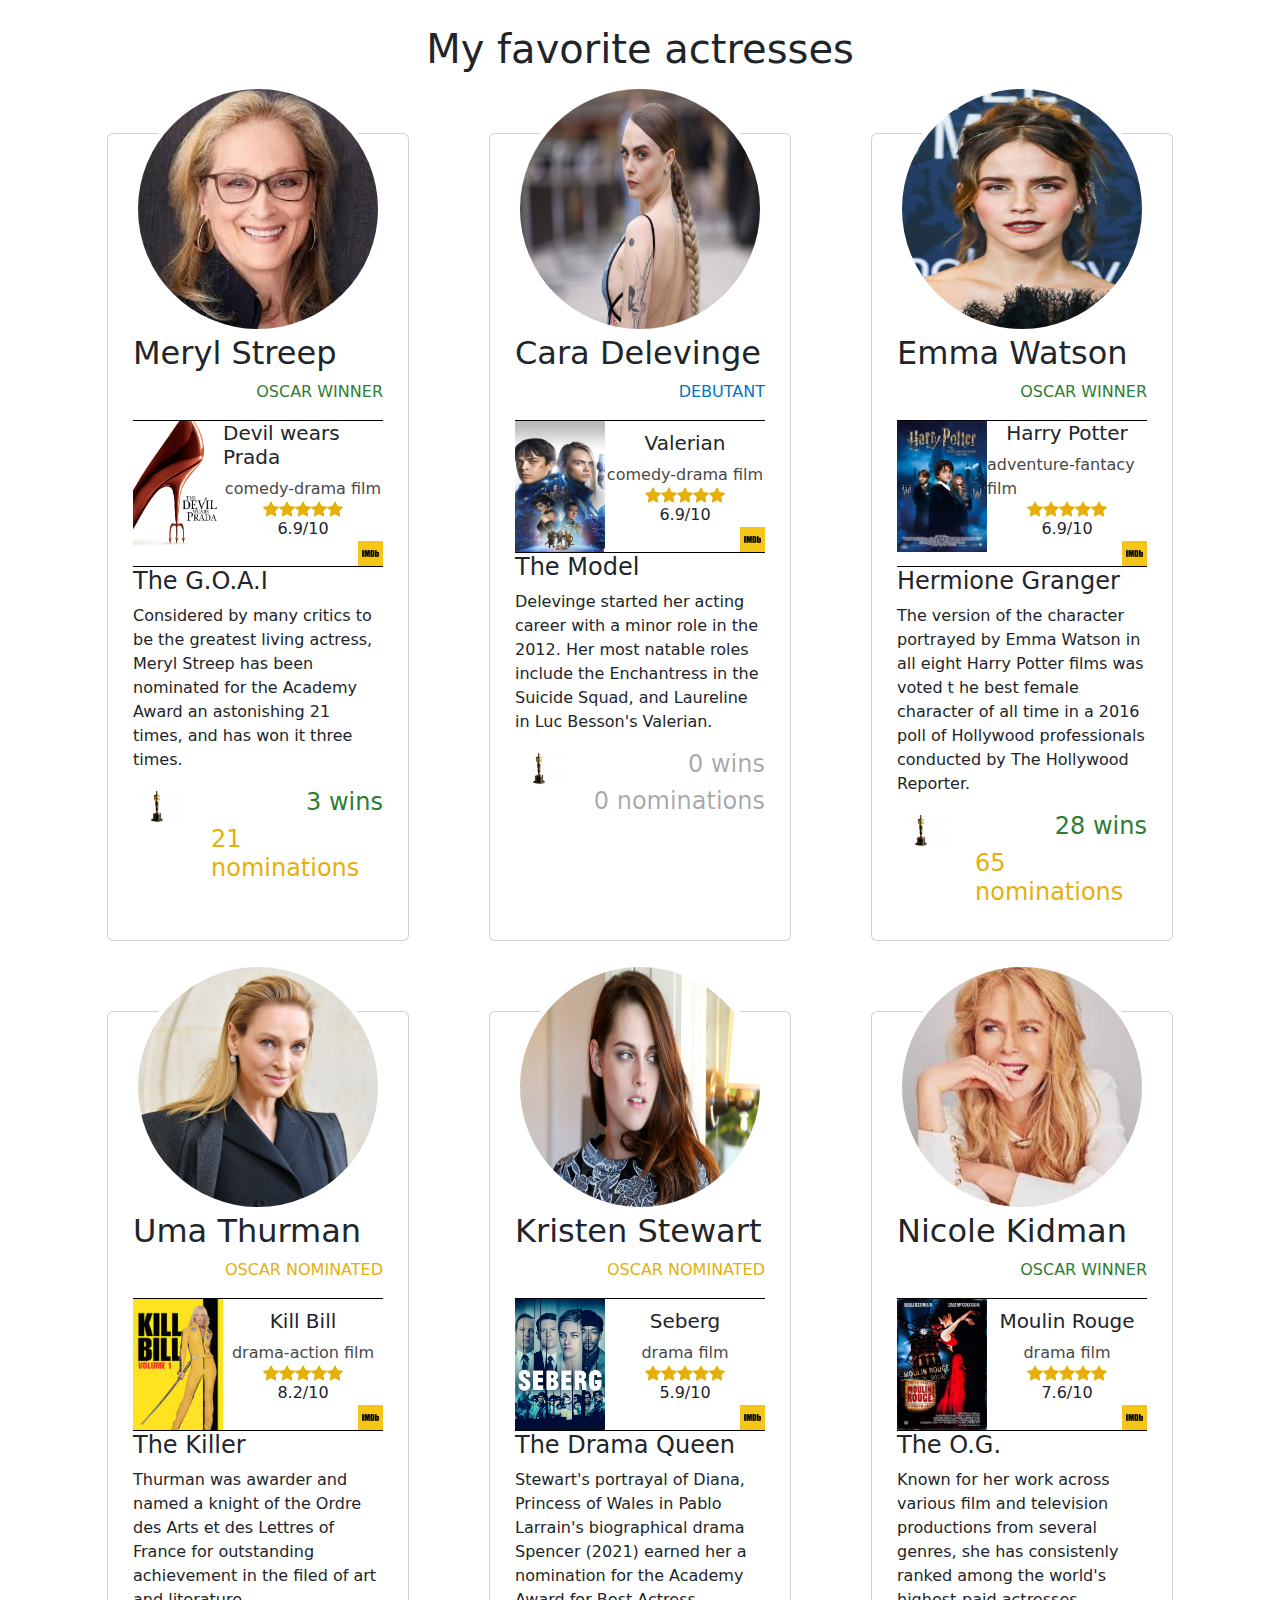
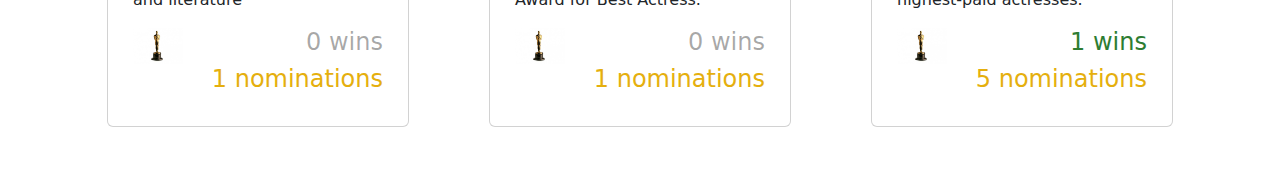
<file: index.html>
<!DOCTYPE html>
<html lang="en">
<head>
    <meta charset="UTF-8">
    <meta name="viewport" content="width=device-width, initial-scale=1.0">
    <title>Favorite actresses</title>
    <link rel="stylesheet" href="style_cards.css">
    
    <link href="https://cdn.jsdelivr.net/npm/bootstrap@5.3.3/dist/css/bootstrap.min.css" rel="stylesheet" integrity="sha384-QWTKZyjpPEjISv5WaRU9OFeRpok6YctnYmDr5pNlyT2bRjXh0JMhjY6hW+ALEwIH" crossorigin="anonymous">
</head>
<body>
    <h1>My favorite actresses</h1>
    <div class="container">
    <!--First card-->
    <div class="card-container">
        <div class="card">
            <div class="img">
                <img src="./images/meryl-streep2.jpg">
            </div>
            <div class="name">
                <h2>Meryl Streep</h2>
                <p class="backgd-green">OSCAR WINNER</p>
            </div>
            <div class="film-info">
                <div class="film-logo">
                    <img src="./images/FILM_STREEP.jpg">
                </div>
                <div class="film-description">
                    <div class="film-description-inner">
                            <h5>Devil wears Prada</h5>
                            <div class="category">comedy-drama film</div>
                            <div class="stars">
                                <svg xmlns="http://www.w3.org/2000/svg" width="16" height="16" fill="currentColor" class="bi bi-star-fill" viewBox="0 0 16 16">
                                <path d="M3.612 15.443c-.386.198-.824-.149-.746-.592l.83-4.73L.173 6.765c-.329-.314-.158-.888.283-.95l4.898-.696L7.538.792c.197-.39.73-.39.927 0l2.184 4.327 4.898.696c.441.062.612.636.282.95l-3.522 3.356.83 4.73c.078.443-.36.79-.746.592L8 13.187l-4.389 2.256z"/>
                                </svg>
                                <svg xmlns="http://www.w3.org/2000/svg" width="16" height="16" fill="currentColor" class="bi bi-star-fill" viewBox="0 0 16 16">
                                    <path d="M3.612 15.443c-.386.198-.824-.149-.746-.592l.83-4.73L.173 6.765c-.329-.314-.158-.888.283-.95l4.898-.696L7.538.792c.197-.39.73-.39.927 0l2.184 4.327 4.898.696c.441.062.612.636.282.95l-3.522 3.356.83 4.73c.078.443-.36.79-.746.592L8 13.187l-4.389 2.256z"/>
                                </svg>
                                <svg xmlns="http://www.w3.org/2000/svg" width="16" height="16" fill="currentColor" class="bi bi-star-fill" viewBox="0 0 16 16">
                                    <path d="M3.612 15.443c-.386.198-.824-.149-.746-.592l.83-4.73L.173 6.765c-.329-.314-.158-.888.283-.95l4.898-.696L7.538.792c.197-.39.73-.39.927 0l2.184 4.327 4.898.696c.441.062.612.636.282.95l-3.522 3.356.83 4.73c.078.443-.36.79-.746.592L8 13.187l-4.389 2.256z"/>
                                </svg>
                                <svg xmlns="http://www.w3.org/2000/svg" width="16" height="16" fill="currentColor" class="bi bi-star-fill" viewBox="0 0 16 16">
                                    <path d="M3.612 15.443c-.386.198-.824-.149-.746-.592l.83-4.73L.173 6.765c-.329-.314-.158-.888.283-.95l4.898-.696L7.538.792c.197-.39.73-.39.927 0l2.184 4.327 4.898.696c.441.062.612.636.282.95l-3.522 3.356.83 4.73c.078.443-.36.79-.746.592L8 13.187l-4.389 2.256z"/>
                                </svg>
                                <svg xmlns="http://www.w3.org/2000/svg" width="16" height="16" fill="currentColor" class="bi bi-star-fill" viewBox="0 0 16 16">
                                    <path d="M3.612 15.443c-.386.198-.824-.149-.746-.592l.83-4.73L.173 6.765c-.329-.314-.158-.888.283-.95l4.898-.696L7.538.792c.197-.39.73-.39.927 0l2.184 4.327 4.898.696c.441.062.612.636.282.95l-3.522 3.356.83 4.73c.078.443-.36.79-.746.592L8 13.187l-4.389 2.256z"/>
                                </svg>
                             </div>
                            <div class="rate">6.9/10</div>
                            <div class="imbd">
                                <img src="./images/imbd.jpg">
                            </div>
                    </div> 
                </div>
            </div>

                <div class="actor-content">
                        <h4>The G.O.A.I</h4>
                        <p>Considered by many critics to be the greatest living actress, Meryl Streep
                            has been nominated for the Academy Award an astonishing 21 times, and has 
                            won it three times.
                        </p>
                </div>
                <div class="award">
                        <div class="award-avatar">
                            <img src="./images/avatar-image.jpg">
                        </div>
                        <div class="award-info">
                            <h4 class="backgd-green">3 wins</h4>
                            <h4 class="color-yellow">21 nominations</h4>
                        </div>
                </div>
            


        </div>
    </div>



    <!--Second card-->
    <div class="card-container">
        <div class="card">
            <div class="img">
                <img src="./images/cara-delevinge.jpg">
            </div>
            <div class="name">
                <h2>Cara Delevinge</h2>
                <p class="color-blue">DEBUTANT</p>
            </div>
            <div class="film-info">
                <div class="film-logo">
                    <img src="./images/film_delevinge.jpg">
                </div>
                <div class="film-description">
                    <div>
                        <h5>Valerian</h5>
                        <div class="category">comedy-drama film</div>
                        <div class="stars"><svg xmlns="http://www.w3.org/2000/svg" width="16" height="16" fill="currentColor" class="bi bi-star-fill" viewBox="0 0 16 16">
                            <path d="M3.612 15.443c-.386.198-.824-.149-.746-.592l.83-4.73L.173 6.765c-.329-.314-.158-.888.283-.95l4.898-.696L7.538.792c.197-.39.73-.39.927 0l2.184 4.327 4.898.696c.441.062.612.636.282.95l-3.522 3.356.83 4.73c.078.443-.36.79-.746.592L8 13.187l-4.389 2.256z"/>
                          </svg>
                          <svg xmlns="http://www.w3.org/2000/svg" width="16" height="16" fill="currentColor" class="bi bi-star-fill" viewBox="0 0 16 16">
                            <path d="M3.612 15.443c-.386.198-.824-.149-.746-.592l.83-4.73L.173 6.765c-.329-.314-.158-.888.283-.95l4.898-.696L7.538.792c.197-.39.73-.39.927 0l2.184 4.327 4.898.696c.441.062.612.636.282.95l-3.522 3.356.83 4.73c.078.443-.36.79-.746.592L8 13.187l-4.389 2.256z"/>
                          </svg>
                          <svg xmlns="http://www.w3.org/2000/svg" width="16" height="16" fill="currentColor" class="bi bi-star-fill" viewBox="0 0 16 16">
                            <path d="M3.612 15.443c-.386.198-.824-.149-.746-.592l.83-4.73L.173 6.765c-.329-.314-.158-.888.283-.95l4.898-.696L7.538.792c.197-.39.73-.39.927 0l2.184 4.327 4.898.696c.441.062.612.636.282.95l-3.522 3.356.83 4.73c.078.443-.36.79-.746.592L8 13.187l-4.389 2.256z"/>
                          </svg>
                          <svg xmlns="http://www.w3.org/2000/svg" width="16" height="16" fill="currentColor" class="bi bi-star-fill" viewBox="0 0 16 16">
                            <path d="M3.612 15.443c-.386.198-.824-.149-.746-.592l.83-4.73L.173 6.765c-.329-.314-.158-.888.283-.95l4.898-.696L7.538.792c.197-.39.73-.39.927 0l2.184 4.327 4.898.696c.441.062.612.636.282.95l-3.522 3.356.83 4.73c.078.443-.36.79-.746.592L8 13.187l-4.389 2.256z"/>
                          </svg>
                          <svg xmlns="http://www.w3.org/2000/svg" width="16" height="16" fill="currentColor" class="bi bi-star-fill" viewBox="0 0 16 16">
                            <path d="M3.612 15.443c-.386.198-.824-.149-.746-.592l.83-4.73L.173 6.765c-.329-.314-.158-.888.283-.95l4.898-.696L7.538.792c.197-.39.73-.39.927 0l2.184 4.327 4.898.696c.441.062.612.636.282.95l-3.522 3.356.83 4.73c.078.443-.36.79-.746.592L8 13.187l-4.389 2.256z"/>
                          </svg>
                        </div>
                        <div class="rate">6.9/10</div>
                    </div>
                    <div class="imbd">
                        <img src="./images/imbd.jpg">
                    </div>
                </div>
            </div>

                <div class="actor-content">
                        <h4>The Model</h4>
                        <p>Delevinge started her acting career with a minor role in the 2012.
                            Her most natable roles include the Enchantress in the Suicide Squad, and
                            Laureline in Luc Besson's Valerian.
                        </p>
                </div>
                <div class="award">
                        <div class="award-avatar">
                            <img src="./images/avatar-image.jpg">
                        </div>
                        <div class="award-info">
                            <h4>0 wins</h4>
                            <h4>0 nominations</h4>
                        </div>
                </div>
            


        </div>
    </div>


    <!--Third card-->
    <div class="card-container">
        <div class="card">
            <div class="img">
                <img src="./images/ema_watson.jpg">
            </div>
            <div class="name">
                <h2>Emma Watson</h2>
                <p class="backgd-green">OSCAR WINNER</p>
            </div>
            <div class="film-info">
                <div class="film-logo">
                    <img src="./images/harry-potter-film.jpg">
                </div>
                <div class="film-description">
                    <div>
                        <h5>Harry Potter</h5>
                        <div class="category">adventure-fantacy film</div>
                        <div class="stars"><svg xmlns="http://www.w3.org/2000/svg" width="16" height="16" fill="currentColor" class="bi bi-star-fill" viewBox="0 0 16 16">
                            <path d="M3.612 15.443c-.386.198-.824-.149-.746-.592l.83-4.73L.173 6.765c-.329-.314-.158-.888.283-.95l4.898-.696L7.538.792c.197-.39.73-.39.927 0l2.184 4.327 4.898.696c.441.062.612.636.282.95l-3.522 3.356.83 4.73c.078.443-.36.79-.746.592L8 13.187l-4.389 2.256z"/>
                          </svg>
                          <svg xmlns="http://www.w3.org/2000/svg" width="16" height="16" fill="currentColor" class="bi bi-star-fill" viewBox="0 0 16 16">
                            <path d="M3.612 15.443c-.386.198-.824-.149-.746-.592l.83-4.73L.173 6.765c-.329-.314-.158-.888.283-.95l4.898-.696L7.538.792c.197-.39.73-.39.927 0l2.184 4.327 4.898.696c.441.062.612.636.282.95l-3.522 3.356.83 4.73c.078.443-.36.79-.746.592L8 13.187l-4.389 2.256z"/>
                          </svg>
                          <svg xmlns="http://www.w3.org/2000/svg" width="16" height="16" fill="currentColor" class="bi bi-star-fill" viewBox="0 0 16 16">
                            <path d="M3.612 15.443c-.386.198-.824-.149-.746-.592l.83-4.73L.173 6.765c-.329-.314-.158-.888.283-.95l4.898-.696L7.538.792c.197-.39.73-.39.927 0l2.184 4.327 4.898.696c.441.062.612.636.282.95l-3.522 3.356.83 4.73c.078.443-.36.79-.746.592L8 13.187l-4.389 2.256z"/>
                          </svg>
                          <svg xmlns="http://www.w3.org/2000/svg" width="16" height="16" fill="currentColor" class="bi bi-star-fill" viewBox="0 0 16 16">
                            <path d="M3.612 15.443c-.386.198-.824-.149-.746-.592l.83-4.73L.173 6.765c-.329-.314-.158-.888.283-.95l4.898-.696L7.538.792c.197-.39.73-.39.927 0l2.184 4.327 4.898.696c.441.062.612.636.282.95l-3.522 3.356.83 4.73c.078.443-.36.79-.746.592L8 13.187l-4.389 2.256z"/>
                          </svg>
                          <svg xmlns="http://www.w3.org/2000/svg" width="16" height="16" fill="currentColor" class="bi bi-star-fill" viewBox="0 0 16 16">
                            <path d="M3.612 15.443c-.386.198-.824-.149-.746-.592l.83-4.73L.173 6.765c-.329-.314-.158-.888.283-.95l4.898-.696L7.538.792c.197-.39.73-.39.927 0l2.184 4.327 4.898.696c.441.062.612.636.282.95l-3.522 3.356.83 4.73c.078.443-.36.79-.746.592L8 13.187l-4.389 2.256z"/>
                          </svg>
                        </div>
                        <div class="rate">6.9/10</div>
                    </div>
                    <div class="imbd">
                        <img src="./images/imbd.jpg">
                    </div>
                </div>
            </div>

                <div class="actor-content">
                        <h4>Hermione Granger</h4>
                        <p>The version of the character portrayed by Emma Watson in all eight Harry Potter films was voted t
                            he best female character of all time in a 2016 poll of Hollywood professionals conducted by The Hollywood Reporter.
                        </p>
                </div>
                <div class="award">
                        <div class="award-avatar">
                            <img src="./images/avatar-image.jpg">
                        </div>
                        <div class="award-info">
                            <h4 class="backgd-green">28 wins</h4>
                            <h4 class="color-yellow">65 nominations</h4>
                        </div>
                </div>
            


        </div>
    </div>


    <!--Fourth card-->
    <div class="card-container">
        <div class="card">
            <div class="img">
                <img src="./images/uma_thurman.jpg">
            </div>
            <div class="name">
                <h2>Uma Thurman</h2>
                <p class="color-yellow">OSCAR NOMINATED</p>
            </div>
            <div class="film-info">
                <div class="film-logo">
                    <img src="./images/kill-bill-film.jpg">
                </div>
                <div class="film-description">
                    <div>
                        <h5>Kill Bill</h5>
                        <div class="category">drama-action film</div>
                        <div class="stars"><svg xmlns="http://www.w3.org/2000/svg" width="16" height="16" fill="currentColor" class="bi bi-star-fill" viewBox="0 0 16 16">
                            <path d="M3.612 15.443c-.386.198-.824-.149-.746-.592l.83-4.73L.173 6.765c-.329-.314-.158-.888.283-.95l4.898-.696L7.538.792c.197-.39.73-.39.927 0l2.184 4.327 4.898.696c.441.062.612.636.282.95l-3.522 3.356.83 4.73c.078.443-.36.79-.746.592L8 13.187l-4.389 2.256z"/>
                          </svg>
                          <svg xmlns="http://www.w3.org/2000/svg" width="16" height="16" fill="currentColor" class="bi bi-star-fill" viewBox="0 0 16 16">
                            <path d="M3.612 15.443c-.386.198-.824-.149-.746-.592l.83-4.73L.173 6.765c-.329-.314-.158-.888.283-.95l4.898-.696L7.538.792c.197-.39.73-.39.927 0l2.184 4.327 4.898.696c.441.062.612.636.282.95l-3.522 3.356.83 4.73c.078.443-.36.79-.746.592L8 13.187l-4.389 2.256z"/>
                          </svg>
                          <svg xmlns="http://www.w3.org/2000/svg" width="16" height="16" fill="currentColor" class="bi bi-star-fill" viewBox="0 0 16 16">
                            <path d="M3.612 15.443c-.386.198-.824-.149-.746-.592l.83-4.73L.173 6.765c-.329-.314-.158-.888.283-.95l4.898-.696L7.538.792c.197-.39.73-.39.927 0l2.184 4.327 4.898.696c.441.062.612.636.282.95l-3.522 3.356.83 4.73c.078.443-.36.79-.746.592L8 13.187l-4.389 2.256z"/>
                          </svg>
                          <svg xmlns="http://www.w3.org/2000/svg" width="16" height="16" fill="currentColor" class="bi bi-star-fill" viewBox="0 0 16 16">
                            <path d="M3.612 15.443c-.386.198-.824-.149-.746-.592l.83-4.73L.173 6.765c-.329-.314-.158-.888.283-.95l4.898-.696L7.538.792c.197-.39.73-.39.927 0l2.184 4.327 4.898.696c.441.062.612.636.282.95l-3.522 3.356.83 4.73c.078.443-.36.79-.746.592L8 13.187l-4.389 2.256z"/>
                          </svg>
                          <svg xmlns="http://www.w3.org/2000/svg" width="16" height="16" fill="currentColor" class="bi bi-star-fill" viewBox="0 0 16 16">
                            <path d="M3.612 15.443c-.386.198-.824-.149-.746-.592l.83-4.73L.173 6.765c-.329-.314-.158-.888.283-.95l4.898-.696L7.538.792c.197-.39.73-.39.927 0l2.184 4.327 4.898.696c.441.062.612.636.282.95l-3.522 3.356.83 4.73c.078.443-.36.79-.746.592L8 13.187l-4.389 2.256z"/>
                          </svg>
                        </div>
                        <div class="rate">8.2/10</div>
                    </div>
                    <div class="imbd">
                        <img src="./images/imbd.jpg">
                    </div>
                </div>
            </div>

                <div class="actor-content">
                        <h4>The Killer</h4>
                        <p>Thurman was awarder and named a knight of the Ordre des Arts et des Lettres of France
                            for outstanding achievement in the filed of art and literature
                        </p>
                </div>
                <div class="award">
                        <div class="award-avatar">
                            <img src="./images/avatar-image.jpg">
                        </div>
                        <div class="award-info">
                            <h4>0 wins</h4>
                            <h4 class="color-yellow">1 nominations</h4>
                        </div>
                </div>
            


        </div>
    </div>



    <!--Fifth card-->
    <div class="card-container">
        <div class="card">
            <div class="img">
                <img src="./images/Kristen_Stewart.jpg">
            </div>
            <div class="name">
                <h2>Kristen Stewart</h2>
                <p class="color-yellow">OSCAR NOMINATED</p>
            </div>
            <div class="film-info">
                <div class="film-logo">
                    <img src="./images/seberg-film.jpg">
                </div>
                <div class="film-description">
                    <div>
                        <h5>Seberg</h5>
                        <div class="category">drama film</div>
                        <div class="stars"><svg xmlns="http://www.w3.org/2000/svg" width="16" height="16" fill="currentColor" class="bi bi-star-fill" viewBox="0 0 16 16">
                            <path d="M3.612 15.443c-.386.198-.824-.149-.746-.592l.83-4.73L.173 6.765c-.329-.314-.158-.888.283-.95l4.898-.696L7.538.792c.197-.39.73-.39.927 0l2.184 4.327 4.898.696c.441.062.612.636.282.95l-3.522 3.356.83 4.73c.078.443-.36.79-.746.592L8 13.187l-4.389 2.256z"/>
                          </svg>
                          <svg xmlns="http://www.w3.org/2000/svg" width="16" height="16" fill="currentColor" class="bi bi-star-fill" viewBox="0 0 16 16">
                            <path d="M3.612 15.443c-.386.198-.824-.149-.746-.592l.83-4.73L.173 6.765c-.329-.314-.158-.888.283-.95l4.898-.696L7.538.792c.197-.39.73-.39.927 0l2.184 4.327 4.898.696c.441.062.612.636.282.95l-3.522 3.356.83 4.73c.078.443-.36.79-.746.592L8 13.187l-4.389 2.256z"/>
                          </svg>
                          <svg xmlns="http://www.w3.org/2000/svg" width="16" height="16" fill="currentColor" class="bi bi-star-fill" viewBox="0 0 16 16">
                            <path d="M3.612 15.443c-.386.198-.824-.149-.746-.592l.83-4.73L.173 6.765c-.329-.314-.158-.888.283-.95l4.898-.696L7.538.792c.197-.39.73-.39.927 0l2.184 4.327 4.898.696c.441.062.612.636.282.95l-3.522 3.356.83 4.73c.078.443-.36.79-.746.592L8 13.187l-4.389 2.256z"/>
                          </svg>
                          <svg xmlns="http://www.w3.org/2000/svg" width="16" height="16" fill="currentColor" class="bi bi-star-fill" viewBox="0 0 16 16">
                            <path d="M3.612 15.443c-.386.198-.824-.149-.746-.592l.83-4.73L.173 6.765c-.329-.314-.158-.888.283-.95l4.898-.696L7.538.792c.197-.39.73-.39.927 0l2.184 4.327 4.898.696c.441.062.612.636.282.95l-3.522 3.356.83 4.73c.078.443-.36.79-.746.592L8 13.187l-4.389 2.256z"/>
                          </svg>
                          <svg xmlns="http://www.w3.org/2000/svg" width="16" height="16" fill="currentColor" class="bi bi-star-fill" viewBox="0 0 16 16">
                            <path d="M3.612 15.443c-.386.198-.824-.149-.746-.592l.83-4.73L.173 6.765c-.329-.314-.158-.888.283-.95l4.898-.696L7.538.792c.197-.39.73-.39.927 0l2.184 4.327 4.898.696c.441.062.612.636.282.95l-3.522 3.356.83 4.73c.078.443-.36.79-.746.592L8 13.187l-4.389 2.256z"/>
                          </svg>
                        </div>
                        <div class="rate">5.9/10</div>
                    </div>
                    <div class="imbd">
                        <img src="./images/imbd.jpg">
                    </div>
                </div>
            </div>

                <div class="actor-content">
                        <h4>The Drama Queen</h4>
                        <p>Stewart's portrayal of Diana, Princess of Wales in Pablo Larrain's biographical drama Spencer
                            (2021) earned her a nomination for the Academy Award for Best Actress.
                        </p>
                </div>
                <div class="award">
                        <div class="award-avatar">
                            <img src="./images/avatar-image.jpg">
                        </div>
                        <div class="award-info">
                            <h4>0 wins</h4>
                            <h4 class="color-yellow">1 nominations</h4>
                        </div>
                </div>
            


        </div>
    </div>

    <!--Sixth card-->
    <div class="card-container">
        <div class="card">
            <div class="img">
                <img src="./images/Nicole_kidman.jpg">
            </div>
            <div class="name">
                <h2>Nicole Kidman</h2>
                <p class="backgd-green">OSCAR WINNER</p>
            </div>
            <div class="film-info">
                <div class="film-logo">
                    <img src="./images/moulin-rouge film.jpg">
                </div>
                <div class="film-description">
                    <div>
                        <h5>Moulin Rouge</h5>
                        <div class="category">drama film</div>
                        <div class="stars"><svg xmlns="http://www.w3.org/2000/svg" width="16" height="16" fill="currentColor" class="bi bi-star-fill" viewBox="0 0 16 16">
                            <path d="M3.612 15.443c-.386.198-.824-.149-.746-.592l.83-4.73L.173 6.765c-.329-.314-.158-.888.283-.95l4.898-.696L7.538.792c.197-.39.73-.39.927 0l2.184 4.327 4.898.696c.441.062.612.636.282.95l-3.522 3.356.83 4.73c.078.443-.36.79-.746.592L8 13.187l-4.389 2.256z"/>
                          </svg>
                          <svg xmlns="http://www.w3.org/2000/svg" width="16" height="16" fill="currentColor" class="bi bi-star-fill" viewBox="0 0 16 16">
                            <path d="M3.612 15.443c-.386.198-.824-.149-.746-.592l.83-4.73L.173 6.765c-.329-.314-.158-.888.283-.95l4.898-.696L7.538.792c.197-.39.73-.39.927 0l2.184 4.327 4.898.696c.441.062.612.636.282.95l-3.522 3.356.83 4.73c.078.443-.36.79-.746.592L8 13.187l-4.389 2.256z"/>
                          </svg>
                          <svg xmlns="http://www.w3.org/2000/svg" width="16" height="16" fill="currentColor" class="bi bi-star-fill" viewBox="0 0 16 16">
                            <path d="M3.612 15.443c-.386.198-.824-.149-.746-.592l.83-4.73L.173 6.765c-.329-.314-.158-.888.283-.95l4.898-.696L7.538.792c.197-.39.73-.39.927 0l2.184 4.327 4.898.696c.441.062.612.636.282.95l-3.522 3.356.83 4.73c.078.443-.36.79-.746.592L8 13.187l-4.389 2.256z"/>
                          </svg>
                          <svg xmlns="http://www.w3.org/2000/svg" width="16" height="16" fill="currentColor" class="bi bi-star-fill" viewBox="0 0 16 16">
                            <path d="M3.612 15.443c-.386.198-.824-.149-.746-.592l.83-4.73L.173 6.765c-.329-.314-.158-.888.283-.95l4.898-.696L7.538.792c.197-.39.73-.39.927 0l2.184 4.327 4.898.696c.441.062.612.636.282.95l-3.522 3.356.83 4.73c.078.443-.36.79-.746.592L8 13.187l-4.389 2.256z"/>
                          </svg>
                          <svg xmlns="http://www.w3.org/2000/svg" width="16" height="16" fill="currentColor" class="bi bi-star-fill" viewBox="0 0 16 16">
                            <path d="M3.612 15.443c-.386.198-.824-.149-.746-.592l.83-4.73L.173 6.765c-.329-.314-.158-.888.283-.95l4.898-.696L7.538.792c.197-.39.73-.39.927 0l2.184 4.327 4.898.696c.441.062.612.636.282.95l-3.522 3.356.83 4.73c.078.443-.36.79-.746.592L8 13.187l-4.389 2.256z"/>
                          </svg>
                        </div>
                        <div class="rate">7.6/10</div>
                    </div>
                    <div class="imbd">
                        <img src="./images/imbd.jpg">
                    </div>
                </div>
            </div>

                <div class="actor-content">
                        <h4>The O.G.</h4>
                        <p>Known for her work across various film and television productions from several genres, she has 
                            consistenly ranked among the world's highest-paid actresses.
                        </p>
                </div>
                <div class="award">
                        <div class="award-avatar">
                            <img src="./images/avatar-image.jpg">
                        </div>
                        <div class="award-info">
                            <h4 class="backgd-green">1 wins</h4>
                            <h4 class="color-yellow">5 nominations</h4>
                        </div>
                </div>
            


        </div>
    </div>

</div>
</body>
</html>
</file>
<file: style_cards.css>
* {
    margin: 0;
    padding: 0;
    box-sizing: border-box;
}
.container {
    max-width: 1100px;
    margin: 20px auto;
    display: flex;
    flex-wrap: wrap;
    justify-content: space-between;
}
body h1 {
    margin: 25px;
    text-align: center;
}
.card-container {
    flex-basis: 280px;
    display: flex;
    margin:10px 0;
    padding: 25px;
}
.card {
    padding: 25px;
    display: flex;
    flex-direction: column;
}
img {
    display: flex;
    justify-content: center;
}
.img img {
    width: 250px;
    height: 250px;
    border-radius: 50%;
    margin-top: -75px;
    border: 5px solid #fff;
    border-radius: 0 4px 10px rgba(0, 0, 0, 0.1);
}
.img img:hover {
    transform: translate3d(0, -5px, 0);
    transition: transform 0.35s;
}
.name {
    display: flex;
    flex-direction: column;
}
.film-info {
    display: flex;
    justify-content: space-between;
    border-bottom: 1px solid black;
    border-top: 1px solid black;
}
.film-logo img{
width: 90px;
height: 131px;
}

.film-description-inner {
    display: flex;
    flex-direction: column;
    justify-content: center;
    margin: 0;
    padding: 0;
}
.film-description {
    flex-grow: 2;
    display: flex;
    flex-direction: column;
    align-items: center;
    justify-content: flex-end;
}
.rate {
    display: flex;
    justify-content: center;
}
.stars {
    display: flex;
    justify-content: center;
}
svg {
    color: #e5af0e;
}


.imbd {
    align-self: flex-end;
}
.imbd img {
    height: 25px;
}
.actor-content {
    display: flex;
    flex-direction: column;
}
.award {
    display: flex;
    justify-content: space-between;
}
.award .award-avatar img {
    width: 50px;
}
.award-info {
    display: flex;
    flex-direction: column;
    justify-content: flex-end;
    align-items: flex-end;
    color: rgba(0, 0, 0, 0.35);
    font-size: 14px;
    line-height: 1.4;
    padding-left: 2em;
}
.name p {
    align-self: flex-end;
}
.backgd-green {
    color: #2e7d32;
}
.color-blue {
    color: #0277bd
}
.color-yellow {
    color: #e5af0e ;
}
.category {
    display: flex;
    justify-content: center;
    color: #484848;
}
h5 {
    display: flex;
    justify-content: center;
}
</file>
